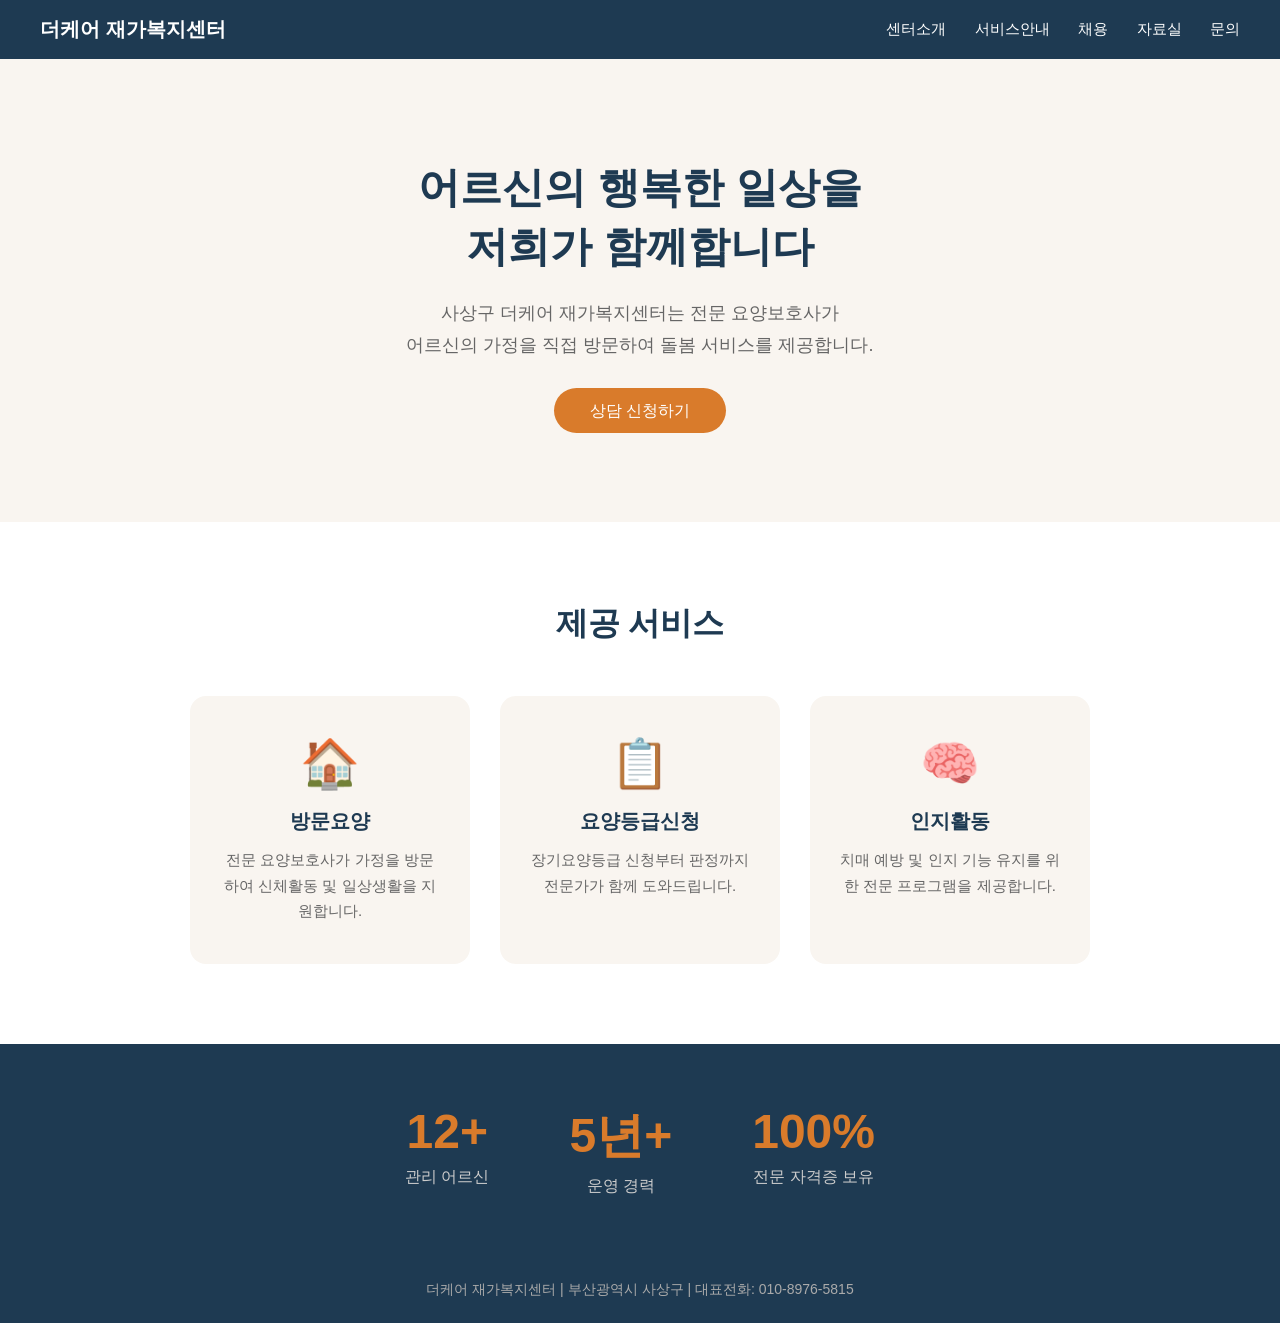
<file: index.html>
<!DOCTYPE html>
<html lang="ko">
<head>
  <meta charset="UTF-8">
  <meta name="google-site-verification" content="ym_sk8GDxyYwE0RYTPGi7OCL1Ayjl-8kFs1--JheJqI" />
  <title>더케어 재가복지센터</title>
  <!-- SEO 메타 태그 -->
  <meta name="description" content="부산 사상구 더케어 재가복지센터. 전문 요양보호사가 어르신의 가정을 직접 방문하여 방문요양, 요양등급신청, 인지활동 서비스를 제공합니다.">
  <meta name="keywords" content="재가복지센터, 방문요양, 요양보호사, 부산, 사상구, 장기요양, 노인돌봄">
  <meta name="author" content="더케어 재가복지센터">

  <!-- OG 태그 -->
  <meta property="og:type" content="website">
  <meta property="og:title" content="더케어 재가복지센터 | 부산 사상구 방문요양">
  <meta property="og:description" content="전문 요양보호사가 어르신의 가정을 직접 방문하여 돌봄 서비스를 제공합니다.">
  <meta property="og:url" content="https://더케어복지센터.com">

  <!-- 파비콘 -->
 <link rel="icon" href="https://cdn-icons-png.flaticon.com/512/1946/1946488.png" type="image/png">
  <link rel="stylesheet" href="style.css">
</head>
<body>

  <!-- 상단 헤더 -->
 <header id="main-header">
    <div class="logo">더케어 재가복지센터</div>
    <button class="hamburger" id="hamburger" onclick="toggleMenu()">☰</button>
    <nav id="main-nav">
      <a href="index.html">센터소개</a>
      <a href="service.html">서비스안내</a>
      <a href="recruit.html">채용</a>
      <a href="resource.html">자료실</a>
      <a href="contact.html">문의</a>
    </nav>
  </header>

  <!-- 히어로 섹션 -->
  <main>
    <section class="hero">
      <h1>어르신의 행복한 일상을<br>저희가 함께합니다</h1>
      <p>사상구 더케어 재가복지센터는 전문 요양보호사가<br>어르신의 가정을 직접 방문하여 돌봄 서비스를 제공합니다.</p>
      <a href="tel:010-9807-7575" class="btn">상담 신청하기</a>
    </section>

    <!-- 서비스 카드 섹션 -->
    <section class="services">
      <h2>제공 서비스</h2>
      <div class="card-wrap">
        <div class="card">
          <div class="card-icon">🏠</div>
          <h3>방문요양</h3>
          <p>전문 요양보호사가 가정을 방문하여 신체활동 및 일상생활을 지원합니다.</p>
        </div>
        <div class="card">
          <div class="card-icon">📋</div>
          <h3>요양등급신청</h3>
          <p>장기요양등급 신청부터 판정까지 전문가가 함께 도와드립니다.</p>
        </div>
        <div class="card">
          <div class="card-icon">🧠</div>
          <h3>인지활동</h3>
          <p>치매 예방 및 인지 기능 유지를 위한 전문 프로그램을 제공합니다.</p>
        </div>
      </div>
    </section>

    <!-- 신뢰 지표 섹션 -->
    <section class="stats">
      <div class="stat">
        <span class="stat-number">12+</span>
        <span class="stat-label">관리 어르신</span>
      </div>
      <div class="stat">
        <span class="stat-number">5년+</span>
        <span class="stat-label">운영 경력</span>
      </div>
      <div class="stat">
        <span class="stat-number">100%</span>
        <span class="stat-label">전문 자격증 보유</span>
      </div>
    </section>
  </main>

  <!-- 하단 푸터 -->
  <footer>
    <p>더케어 재가복지센터 | 부산광역시 사상구 | 대표전화: 010-8976-5815</p>
  </footer>
<script>
    // 스크롤 시 헤더 고정
    window.addEventListener('scroll', function() {
      var header = document.getElementById('main-header');
      if (window.scrollY > 50) {
        header.classList.add('scrolled');
      } else {
        header.classList.remove('scrolled');
      }
    });

    // 햄버거 메뉴
    function toggleMenu() {
      var nav = document.getElementById('main-nav');
      nav.classList.toggle('open');
    }
  </script>
</body>
</html>
</file>
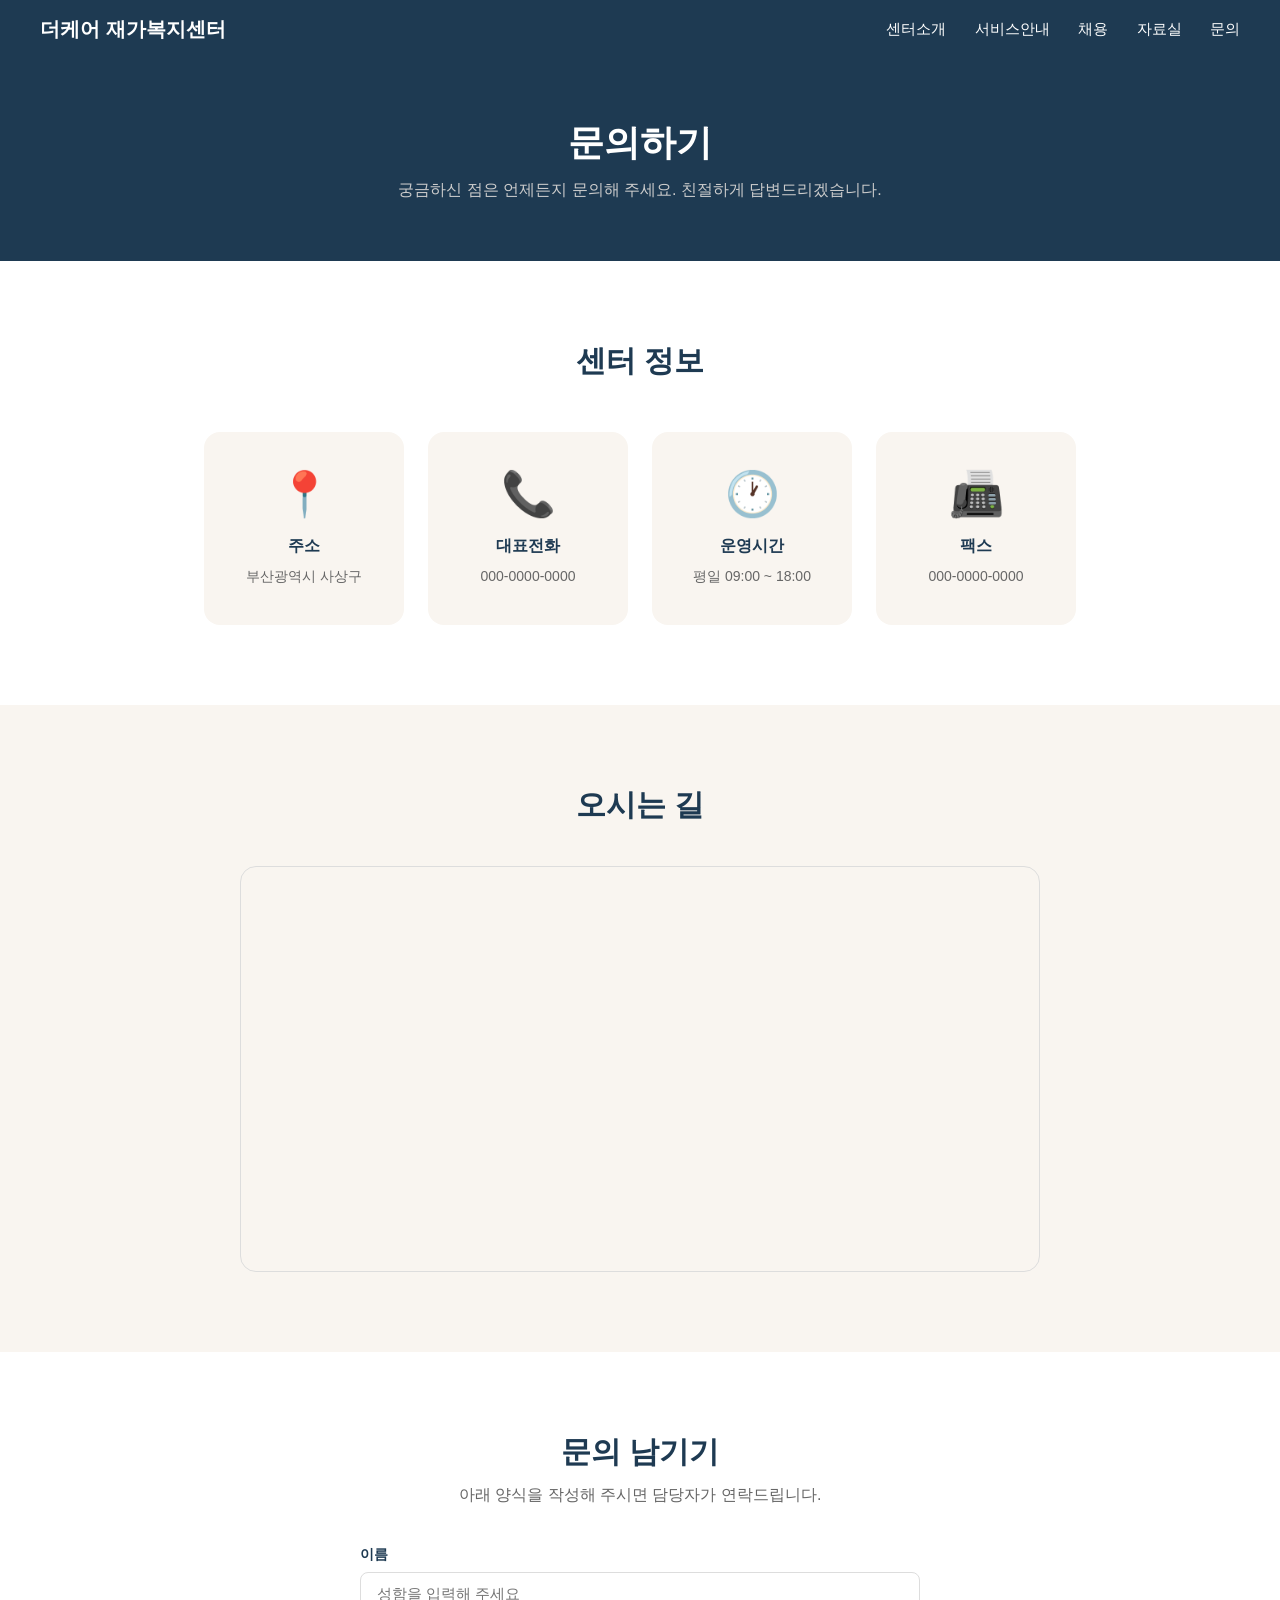
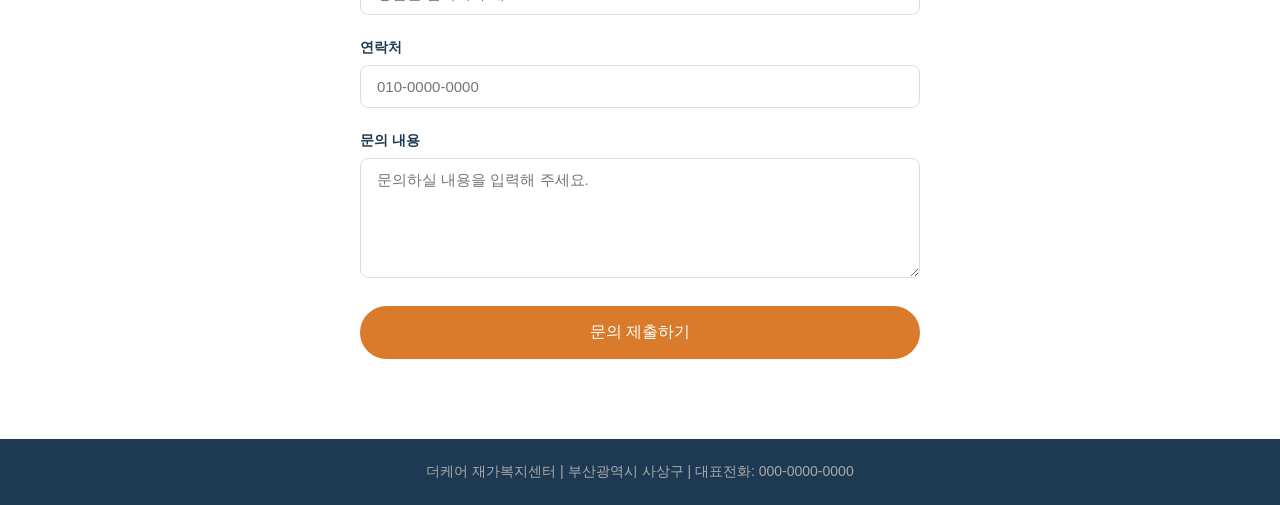
<file: contact.html>
<!DOCTYPE html>
<html lang="ko">
<head>
  <meta charset="UTF-8">
  <meta name="google-site-verification" content="">
  <title>문의 — 더케어 재가복지센터</title>
  <meta name="description" content="더케어 재가복지센터 문의. 부산광역시 사상구. 궁금하신 점은 언제든지 문의해 주세요.">
  <meta property="og:title" content="문의 | 더케어 재가복지센터">
  <meta property="og:description" content="더케어 재가복지센터에 문의해 주세요. 친절하게 답변드리겠습니다.">
  <link rel="icon" href="https://cdn-icons-png.flaticon.com/512/1946/1946488.png" type="image/png">
  <link rel="stylesheet" href="style.css">
</head>
<body>

  <header id="main-header">
    <div class="logo">더케어 재가복지센터</div>
    <button class="hamburger" id="hamburger" onclick="toggleMenu()">☰</button>
    <nav id="main-nav">
      <a href="index.html">센터소개</a>
      <a href="service.html">서비스안내</a>
      <a href="recruit.html">채용</a>
      <a href="resource.html">자료실</a>
      <a href="contact.html">문의</a>
    </nav>
  </header>

  <section class="page-hero">
    <h1>문의하기</h1>
    <p>궁금하신 점은 언제든지 문의해 주세요. 친절하게 답변드리겠습니다.</p>
  </section>

  <section class="contact-info-section">
    <h2>센터 정보</h2>
    <div class="contact-info-wrap">
      <div class="contact-info-card">
        <div class="contact-icon">📍</div>
        <h3>주소</h3>
        <p>부산광역시 사상구</p>
      </div>
      <div class="contact-info-card">
        <div class="contact-icon">📞</div>
        <h3>대표전화</h3>
        <p>000-0000-0000</p>
      </div>
      <div class="contact-info-card">
        <div class="contact-icon">🕐</div>
        <h3>운영시간</h3>
        <p>평일 09:00 ~ 18:00</p>
      </div>
      <div class="contact-info-card">
        <div class="contact-icon">📠</div>
        <h3>팩스</h3>
        <p>000-0000-0000</p>
      </div>
    </div>
  </section>

  <section class="map-section">
    <h2>오시는 길</h2>
    <div class="map-wrap">
      <iframe
        src="https://map.kakao.com/link/map/더케어재가복지센터,35.1499,128.9828/embed"
        width="100%"
        height="400"
        style="border:0;"
        allowfullscreen="">
      </iframe>
    </div>
  </section>

  <section class="form-section">
    <h2>문의 남기기</h2>
    <p class="section-desc">아래 양식을 작성해 주시면 담당자가 연락드립니다.</p>
    <form class="form-wrap" action="https://formspree.io/f/mvzjdbjk" method="POST">
      <div class="form-group">
        <label>이름</label>
        <input type="text" name="이름" placeholder="성함을 입력해 주세요">
      </div>
      <div class="form-group">
        <label>연락처</label>
        <input type="tel" name="연락처" placeholder="010-0000-0000">
      </div>
      <div class="form-group">
        <label>문의 내용</label>
        <textarea name="문의내용" placeholder="문의하실 내용을 입력해 주세요."></textarea>
      </div>
      <button type="submit" class="submit-btn">문의 제출하기</button>
    </form>
  </section>

  <footer>
    <p>더케어 재가복지센터 | 부산광역시 사상구 | 대표전화: 000-0000-0000</p>
  </footer>

  <script>
    window.addEventListener('scroll', function() {
      var header = document.getElementById('main-header');
      if (window.scrollY > 50) {
        header.classList.add('scrolled');
      } else {
        header.classList.remove('scrolled');
      }
    });

    function toggleMenu() {
      var nav = document.getElementById('main-nav');
      nav.classList.toggle('open');
    }
  </script>

</body>
</html>
</file>
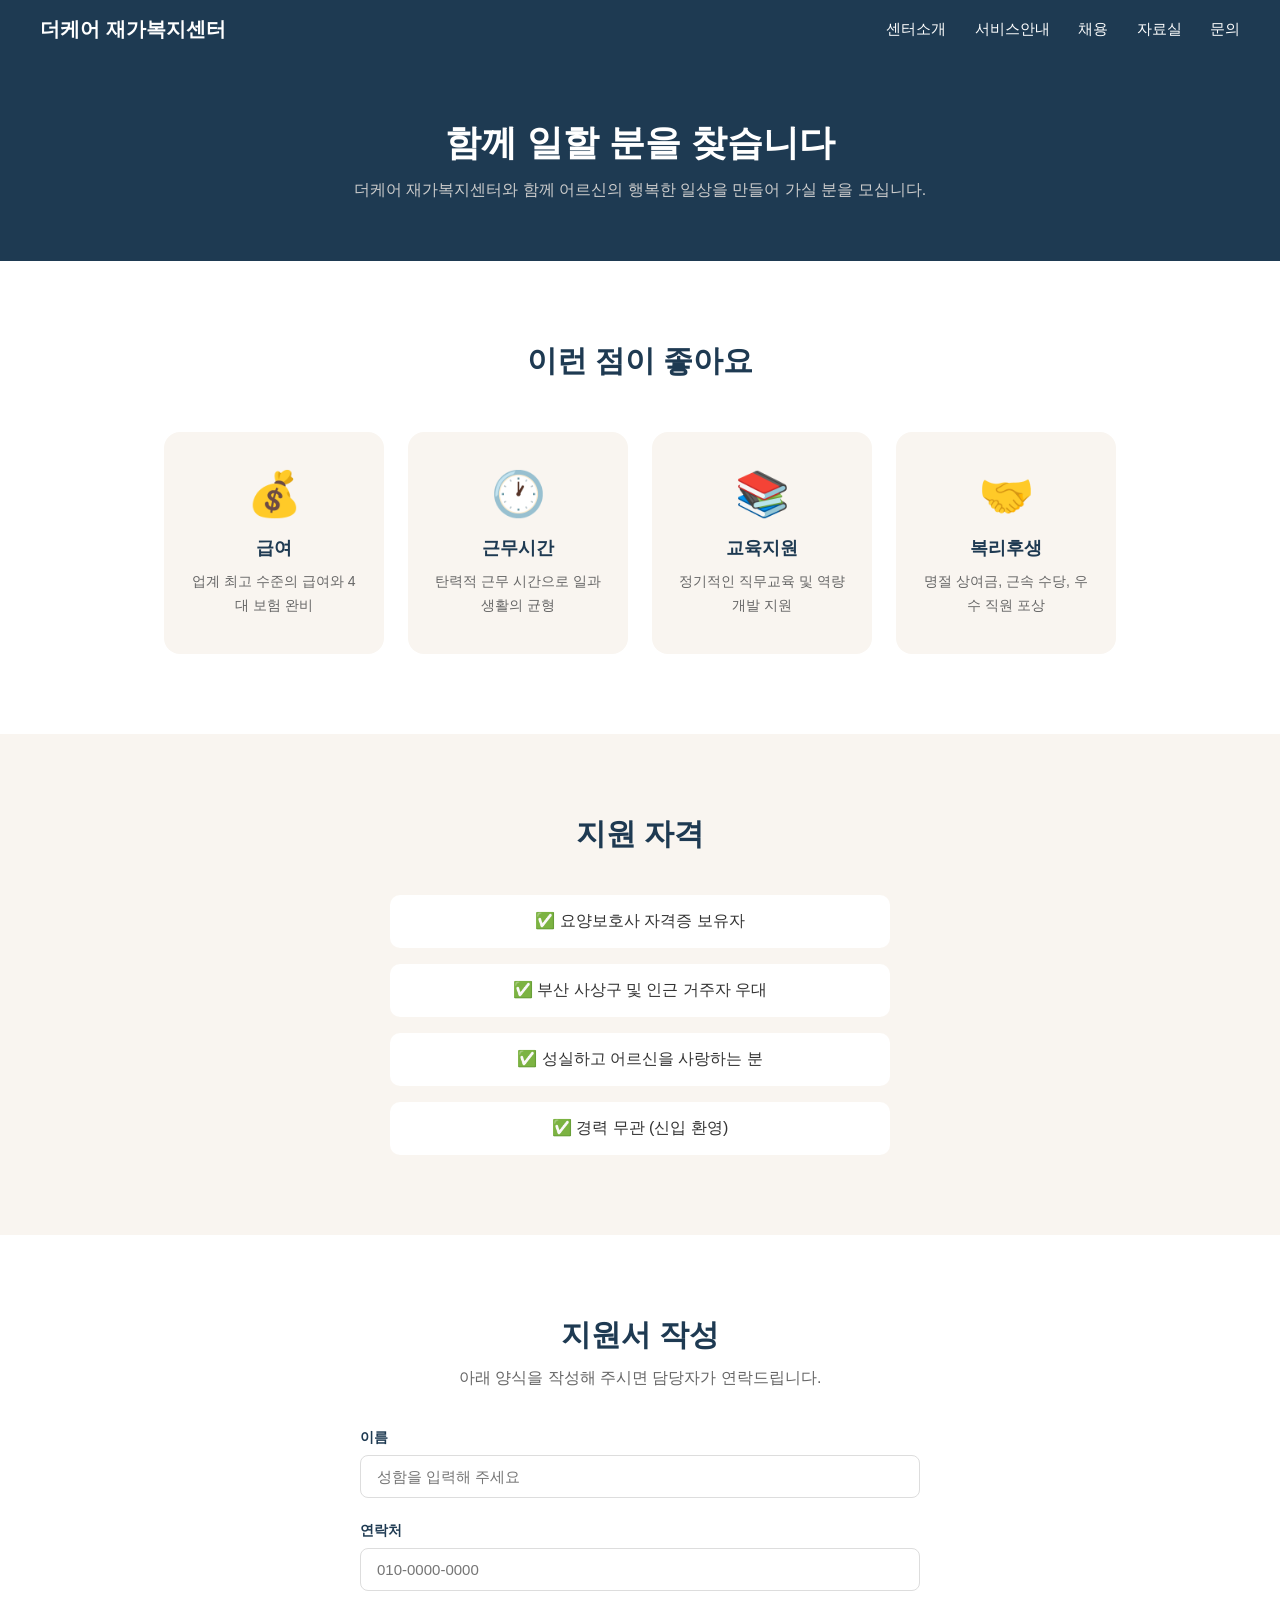
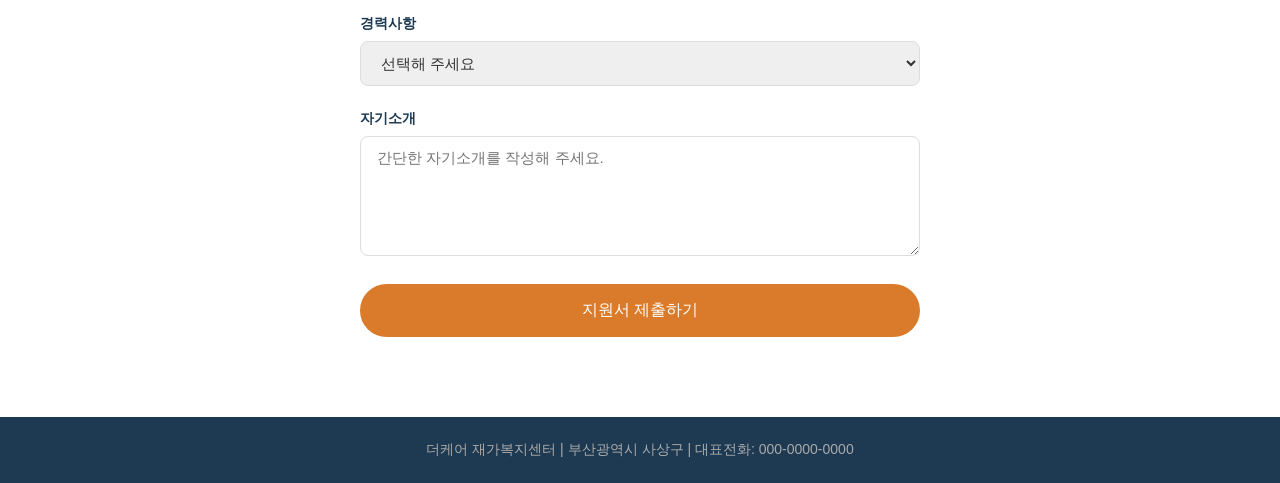
<file: recruit.html>
<!DOCTYPE html>
<html lang="ko">
<head>
  <meta charset="UTF-8">
  <title>채용 — 더케어 재가복지센터</title>
  <meta name="description" content="더케어 재가복지센터 채용. 요양보호사 자격증 보유자를 모집합니다.">
  <meta property="og:title" content="채용 | 더케어 재가복지센터">
  <meta property="og:description" content="함께 일할 요양보호사를 모집합니다.">
  <link rel="icon" href="https://cdn-icons-png.flaticon.com/512/1946/1946488.png" type="image/png">
  <link rel="stylesheet" href="style.css">
</head>
<body>

  <header id="main-header">
    <div class="logo">더케어 재가복지센터</div>
    <button class="hamburger" id="hamburger" onclick="toggleMenu()">☰</button>
    <nav id="main-nav">
      <a href="index.html">센터소개</a>
      <a href="service.html">서비스안내</a>
      <a href="recruit.html">채용</a>
      <a href="resource.html">자료실</a>
      <a href="contact.html">문의</a>
    </nav>
  </header>

  <section class="page-hero">
    <h1>함께 일할 분을 찾습니다</h1>
    <p>더케어 재가복지센터와 함께 어르신의 행복한 일상을 만들어 가실 분을 모십니다.</p>
  </section>

  <section class="work-section">
    <h2>이런 점이 좋아요</h2>
    <div class="work-wrap">
      <div class="work-card">
        <div class="work-icon">💰</div>
        <h3>급여</h3>
        <p>업계 최고 수준의 급여와 4대 보험 완비</p>
      </div>
      <div class="work-card">
        <div class="work-icon">🕐</div>
        <h3>근무시간</h3>
        <p>탄력적 근무 시간으로 일과 생활의 균형</p>
      </div>
      <div class="work-card">
        <div class="work-icon">📚</div>
        <h3>교육지원</h3>
        <p>정기적인 직무교육 및 역량 개발 지원</p>
      </div>
      <div class="work-card">
        <div class="work-icon">🤝</div>
        <h3>복리후생</h3>
        <p>명절 상여금, 근속 수당, 우수 직원 포상</p>
      </div>
    </div>
  </section>

  <section class="qualify-section">
    <h2>지원 자격</h2>
    <div class="qualify-wrap">
      <div class="qualify-item">✅ 요양보호사 자격증 보유자</div>
      <div class="qualify-item">✅ 부산 사상구 및 인근 거주자 우대</div>
      <div class="qualify-item">✅ 성실하고 어르신을 사랑하는 분</div>
      <div class="qualify-item">✅ 경력 무관 (신입 환영)</div>
    </div>
  </section>

  <section class="form-section">
    <h2>지원서 작성</h2>
    <p class="section-desc">아래 양식을 작성해 주시면 담당자가 연락드립니다.</p>
    <form class="form-wrap" action="https://formspree.io/f/mvzjdbjk" method="POST">
      <div class="form-group">
        <label>이름</label>
        <input type="text" name="이름" placeholder="성함을 입력해 주세요">
      </div>
      <div class="form-group">
        <label>연락처</label>
        <input type="tel" name="연락처" placeholder="010-0000-0000">
      </div>
      <div class="form-group">
        <label>경력사항</label>
        <select name="경력사항">
          <option value="">선택해 주세요</option>
          <option value="신입">신입 (경력 없음)</option>
          <option value="1년미만">1년 미만</option>
          <option value="1-3년">1년 ~ 3년</option>
          <option value="3년이상">3년 이상</option>
        </select>
      </div>
      <div class="form-group">
        <label>자기소개</label>
        <textarea name="자기소개" placeholder="간단한 자기소개를 작성해 주세요."></textarea>
      </div>
      <button type="submit" class="submit-btn">지원서 제출하기</button>
    </form>
  </section>

  <footer>
    <p>더케어 재가복지센터 | 부산광역시 사상구 | 대표전화: 000-0000-0000</p>
  </footer>

  <script>
    window.addEventListener('scroll', function() {
      var header = document.getElementById('main-header');
      if (window.scrollY > 50) {
        header.classList.add('scrolled');
      } else {
        header.classList.remove('scrolled');
      }
    });

    function toggleMenu() {
      var nav = document.getElementById('main-nav');
      nav.classList.toggle('open');
    }
  </script>

</body>
</html>
</file>
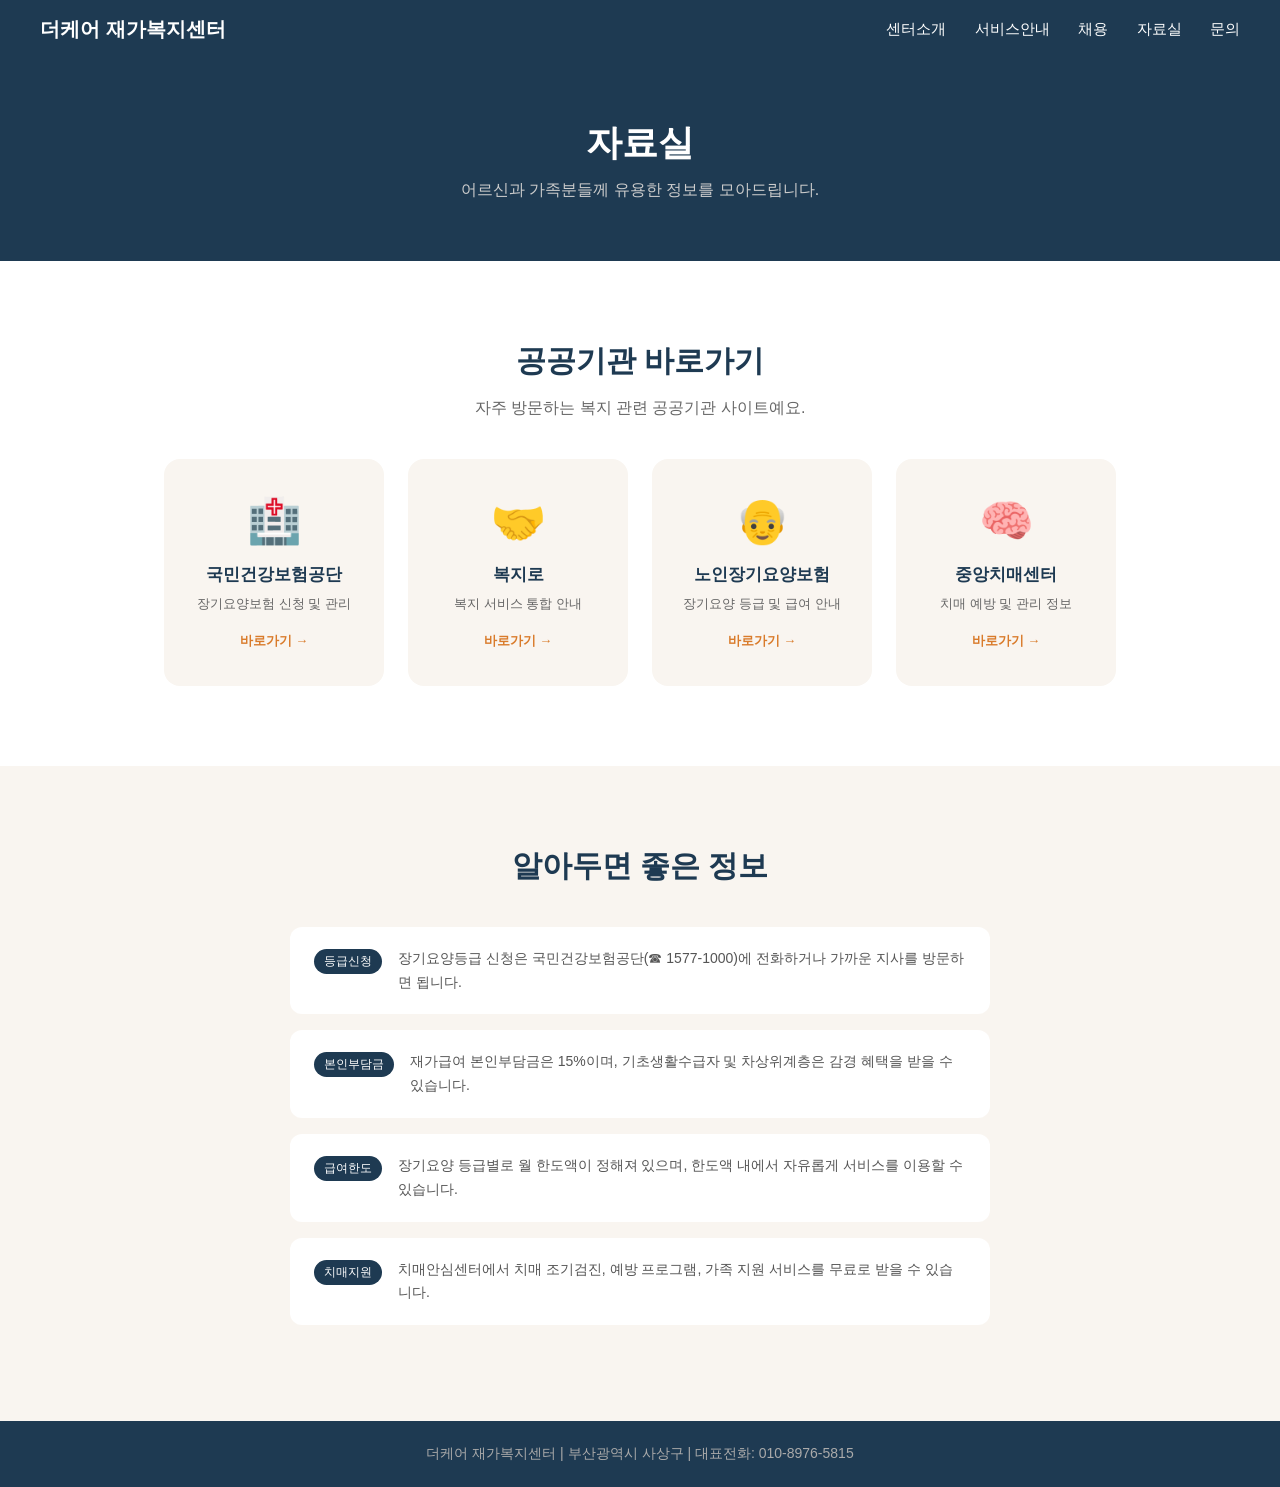
<file: resource.html>
<!DOCTYPE html>
<html lang="ko">
<head>
  <meta charset="UTF-8">
  <title>자료실 — 더케어 재가복지센터</title>
  <meta name="description" content="더케어 재가복지센터 자료실. 국민건강보험공단, 복지로 등 유용한 복지 관련 사이트와 정보를 모아드립니다.">
  <meta property="og:title" content="자료실 | 더케어 재가복지센터">
  <meta property="og:description" content="어르신과 가족분들께 유용한 복지 정보를 모아드립니다.">
  <link rel="icon" href="data:image/svg+xml,<svg xmlns='http://www.w3.org/2000/svg' viewBox='0 0 100 100'><text y='.9em' font-size='90'>🏠</text></svg>">
  <link rel="stylesheet" href="style.css">
</head>
<body>

  <!-- 상단 헤더 -->
 <header id="main-header">
  <div class="logo">더케어 재가복지센터</div>
  <button class="hamburger" id="hamburger" onclick="toggleMenu()">☰</button>
  <nav id="main-nav">
      <a href="index.html">센터소개</a>
      <a href="service.html">서비스안내</a>
      <a href="recruit.html">채용</a>
      <a href="resource.html">자료실</a>
      <a href="contact.html">문의</a>
    </nav>
  </header>

  <!-- 페이지 제목 -->
  <section class="page-hero">
    <h1>자료실</h1>
    <p>어르신과 가족분들께 유용한 정보를 모아드립니다.</p>
  </section>

  <!-- 공공기관 링크 -->
  <section class="resource-section">
    <h2>공공기관 바로가기</h2>
    <p class="section-desc">자주 방문하는 복지 관련 공공기관 사이트예요.</p>
    <div class="resource-wrap">
      <a href="https://www.nhis.or.kr" target="_blank" class="resource-card">
        <div class="resource-icon">🏥</div>
        <h3>국민건강보험공단</h3>
        <p>장기요양보험 신청 및 관리</p>
        <span class="resource-link">바로가기 →</span>
      </a>
      <a href="https://www.welfarero.or.kr" target="_blank" class="resource-card">
        <div class="resource-icon">🤝</div>
        <h3>복지로</h3>
        <p>복지 서비스 통합 안내</p>
        <span class="resource-link">바로가기 →</span>
      </a>
      <a href="https://www.longtermcare.or.kr" target="_blank" class="resource-card">
        <div class="resource-icon">👴</div>
        <h3>노인장기요양보험</h3>
        <p>장기요양 등급 및 급여 안내</p>
        <span class="resource-link">바로가기 →</span>
      </a>
      <a href="https://www.nid.or.kr" target="_blank" class="resource-card">
        <div class="resource-icon">🧠</div>
        <h3>중앙치매센터</h3>
        <p>치매 예방 및 관리 정보</p>
        <span class="resource-link">바로가기 →</span>
      </a>
    </div>
  </section>

  <!-- 유용한 정보 -->
  <section class="info-section">
    <h2>알아두면 좋은 정보</h2>
    <div class="info-wrap">
      <div class="info-item">
        <span class="info-tag">등급신청</span>
        <p>장기요양등급 신청은 국민건강보험공단(☎ 1577-1000)에 전화하거나 가까운 지사를 방문하면 됩니다.</p>
      </div>
      <div class="info-item">
        <span class="info-tag">본인부담금</span>
        <p>재가급여 본인부담금은 15%이며, 기초생활수급자 및 차상위계층은 감경 혜택을 받을 수 있습니다.</p>
      </div>
      <div class="info-item">
        <span class="info-tag">급여한도</span>
        <p>장기요양 등급별로 월 한도액이 정해져 있으며, 한도액 내에서 자유롭게 서비스를 이용할 수 있습니다.</p>
      </div>
      <div class="info-item">
        <span class="info-tag">치매지원</span>
        <p>치매안심센터에서 치매 조기검진, 예방 프로그램, 가족 지원 서비스를 무료로 받을 수 있습니다.</p>
      </div>
    </div>
  </section>

  <!-- 하단 푸터 -->
  <footer>
    <p>더케어 재가복지센터 | 부산광역시 사상구 | 대표전화: 010-8976-5815</p>
  </footer>
<script>
    window.addEventListener('scroll', function() {
      var header = document.getElementById('main-header');
      if (window.scrollY > 50) {
        header.classList.add('scrolled');
      } else {
        header.classList.remove('scrolled');
      }
    });

    function toggleMenu() {
      var nav = document.getElementById('main-nav');
      nav.classList.toggle('open');
    }
  </script>
</body>
</html>
</file>
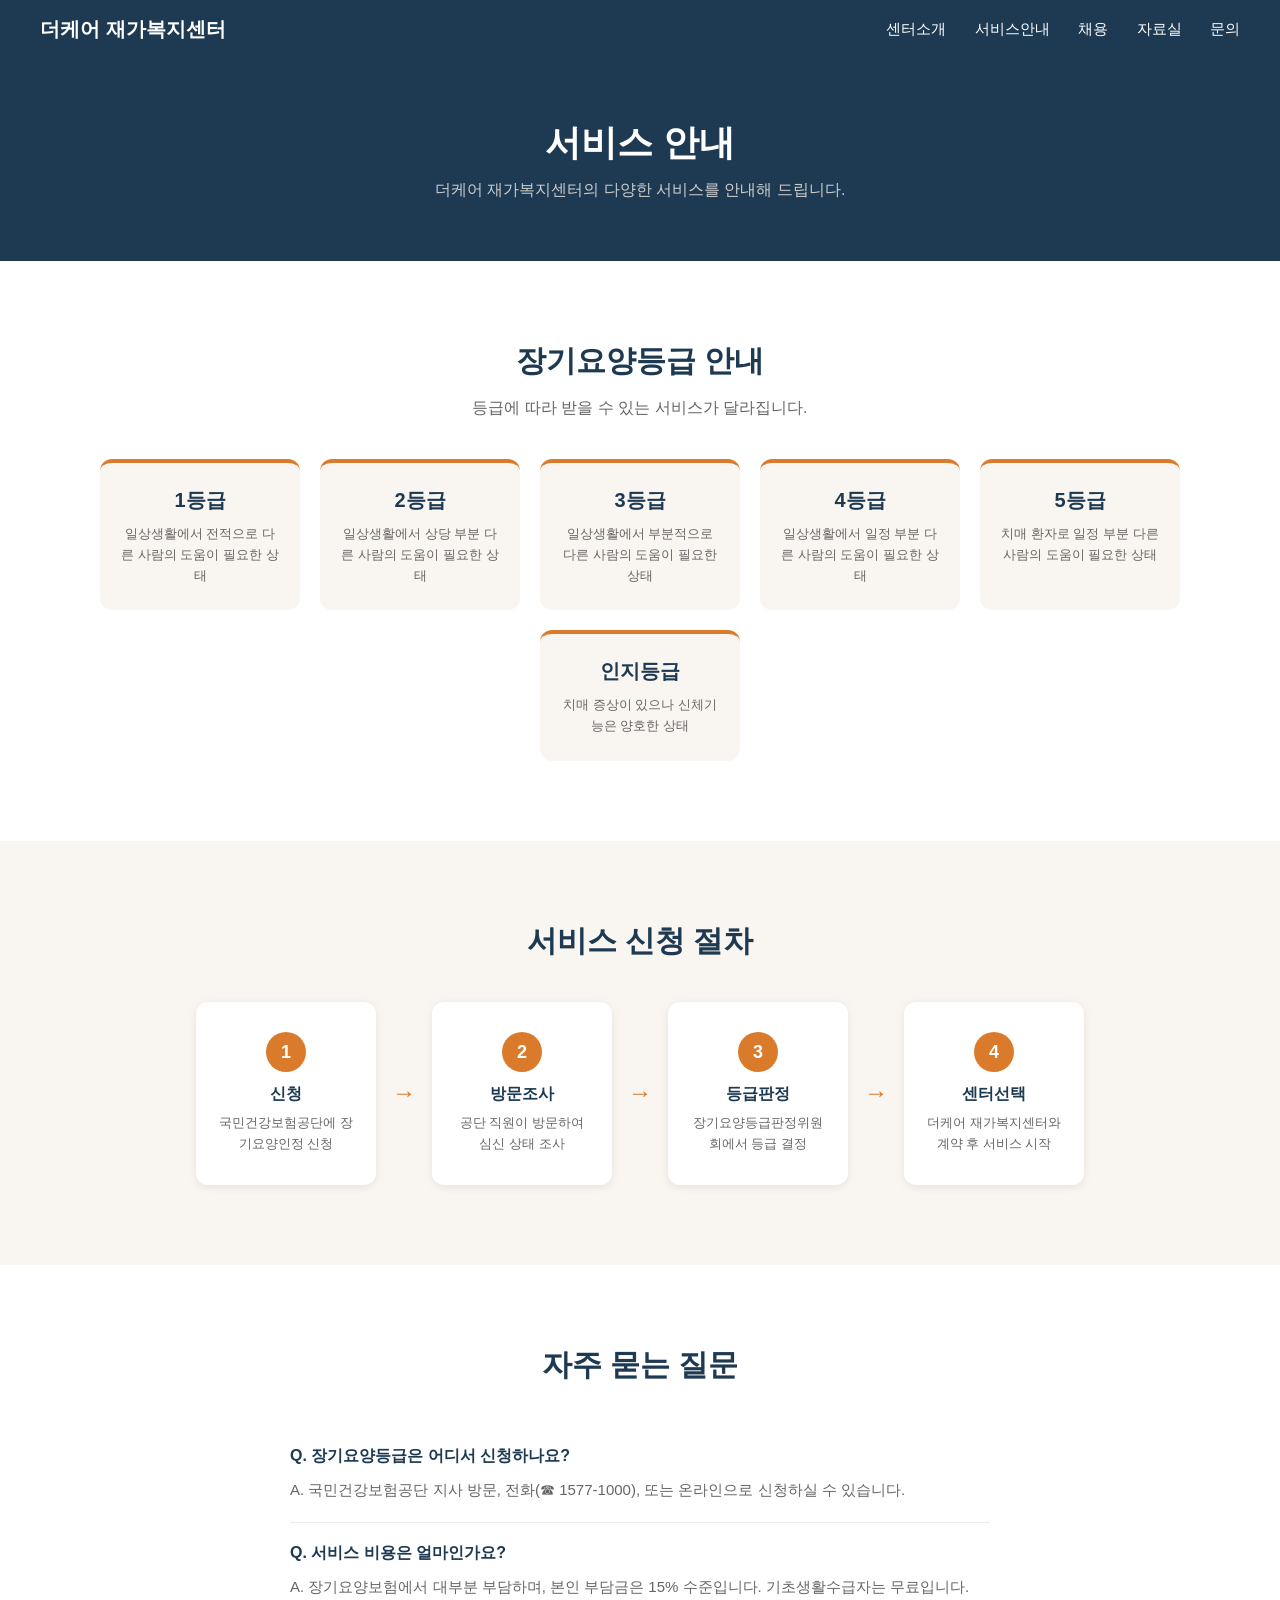
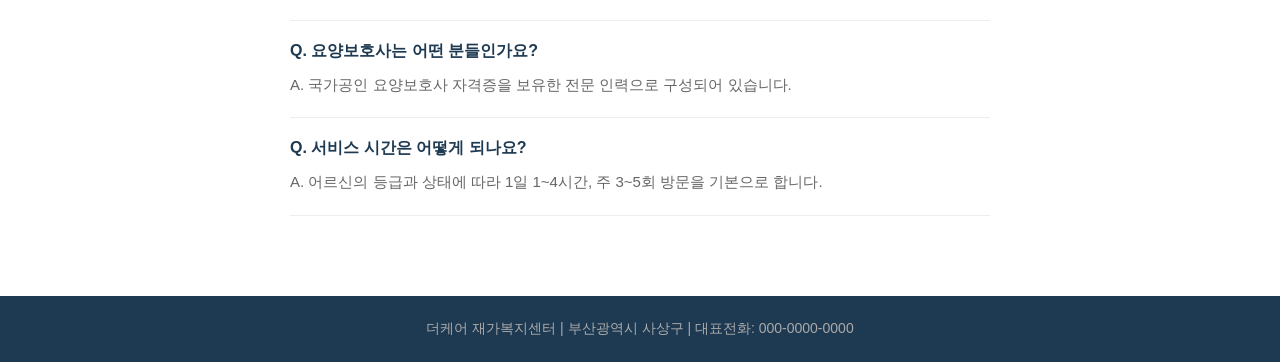
<file: service.html>
<!DOCTYPE html>
<html lang="ko">
<head>
  <meta charset="UTF-8">
  <title>서비스 안내 — 더케어 재가복지센터</title>
 <meta name="description" content="더케어 재가복지센터 서비스 안내. 장기요양등급 1~5등급 설명, 서비스 신청 절차, 자주 묻는 질문을 안내해 드립니다.">
  <meta property="og:title" content="서비스 안내 | 더케어 재가복지센터">
  <meta property="og:description" content="장기요양등급 신청부터 서비스 이용까지 자세히 안내해 드립니다.">
  <link rel="icon" href="data:image/svg+xml,<svg xmlns='http://www.w3.org/2000/svg' viewBox='0 0 100 100'><text y='.9em' font-size='90'>🏠</text></svg>"> 
  <link rel="stylesheet" href="style.css">
</head>
<body>

  <!-- 상단 헤더 -->
 <header id="main-header">
  <div class="logo">더케어 재가복지센터</div>
  <button class="hamburger" id="hamburger" onclick="toggleMenu()">☰</button>
  <nav id="main-nav">
      <a href="index.html">센터소개</a>
      <a href="service.html">서비스안내</a>
      <a href="recruit.html">채용</a>
      <a href="resource.html">자료실</a> 
      <a href="contact.html">문의</a>
    </nav>
  </header>

  <!-- 페이지 제목 -->
  <section class="page-hero">
    <h1>서비스 안내</h1>
    <p>더케어 재가복지센터의 다양한 서비스를 안내해 드립니다.</p>
  </section>

  <!-- 장기요양등급 안내 -->
  <section class="grade-section">
    <h2>장기요양등급 안내</h2>
    <p class="section-desc">등급에 따라 받을 수 있는 서비스가 달라집니다.</p>
    <div class="grade-wrap">
      <div class="grade-card">
        <span class="grade-num">1등급</span>
        <p>일상생활에서 전적으로 다른 사람의 도움이 필요한 상태</p>
      </div>
      <div class="grade-card">
        <span class="grade-num">2등급</span>
        <p>일상생활에서 상당 부분 다른 사람의 도움이 필요한 상태</p>
      </div>
      <div class="grade-card">
        <span class="grade-num">3등급</span>
        <p>일상생활에서 부분적으로 다른 사람의 도움이 필요한 상태</p>
      </div>
      <div class="grade-card">
        <span class="grade-num">4등급</span>
        <p>일상생활에서 일정 부분 다른 사람의 도움이 필요한 상태</p>
      </div>
      <div class="grade-card">
        <span class="grade-num">5등급</span>
        <p>치매 환자로 일정 부분 다른 사람의 도움이 필요한 상태</p>
      </div>
      <div class="grade-card">
        <span class="grade-num">인지등급</span>
        <p>치매 증상이 있으나 신체기능은 양호한 상태</p>
      </div>
    </div>
  </section>

  <!-- 신청 절차 -->
  <section class="process-section">
    <h2>서비스 신청 절차</h2>
    <div class="process-wrap">
      <div class="process-step">
        <span class="step-num">1</span>
        <h3>신청</h3>
        <p>국민건강보험공단에 장기요양인정 신청</p>
      </div>
      <div class="process-arrow">→</div>
      <div class="process-step">
        <span class="step-num">2</span>
        <h3>방문조사</h3>
        <p>공단 직원이 방문하여 심신 상태 조사</p>
      </div>
      <div class="process-arrow">→</div>
      <div class="process-step">
        <span class="step-num">3</span>
        <h3>등급판정</h3>
        <p>장기요양등급판정위원회에서 등급 결정</p>
      </div>
      <div class="process-arrow">→</div>
      <div class="process-step">
        <span class="step-num">4</span>
        <h3>센터선택</h3>
        <p>더케어 재가복지센터와 계약 후 서비스 시작</p>
      </div>
    </div>
  </section>

  <!-- FAQ -->
  <section class="faq-section">
    <h2>자주 묻는 질문</h2>
    <div class="faq-wrap">
      <div class="faq-item">
        <div class="faq-q">Q. 장기요양등급은 어디서 신청하나요?</div>
        <div class="faq-a">A. 국민건강보험공단 지사 방문, 전화(☎ 1577-1000), 또는 온라인으로 신청하실 수 있습니다.</div>
      </div>
      <div class="faq-item">
        <div class="faq-q">Q. 서비스 비용은 얼마인가요?</div>
        <div class="faq-a">A. 장기요양보험에서 대부분 부담하며, 본인 부담금은 15% 수준입니다. 기초생활수급자는 무료입니다.</div>
      </div>
      <div class="faq-item">
        <div class="faq-q">Q. 요양보호사는 어떤 분들인가요?</div>
        <div class="faq-a">A. 국가공인 요양보호사 자격증을 보유한 전문 인력으로 구성되어 있습니다.</div>
      </div>
      <div class="faq-item">
        <div class="faq-q">Q. 서비스 시간은 어떻게 되나요?</div>
        <div class="faq-a">A. 어르신의 등급과 상태에 따라 1일 1~4시간, 주 3~5회 방문을 기본으로 합니다.</div>
      </div>
    </div>
  </section>

  <!-- 하단 푸터 -->
  <footer>
    <p>더케어 재가복지센터 | 부산광역시 사상구 | 대표전화: 000-0000-0000</p>
  </footer>
<script>
    window.addEventListener('scroll', function() {
      var header = document.getElementById('main-header');
      if (window.scrollY > 50) {
        header.classList.add('scrolled');
      } else {
        header.classList.remove('scrolled');
      }
    });

    function toggleMenu() {
      var nav = document.getElementById('main-nav');
      nav.classList.toggle('open');
    }
  </script>
</body>
</html>
</file>
<file: style.css>
/* 기본 설정 */
* {
  margin: 0;
  padding: 0;
  box-sizing: border-box;
}

body {
  font-family: '맑은 고딕', sans-serif;
  color: #333;
}

/* 상단 헤더 */
header {
  background-color: #1E3A52;
  padding: 16px 40px;
  display: flex;
  justify-content: space-between;
  align-items: center;
}

.logo {
  color: white;
  font-size: 20px;
  font-weight: bold;
}

nav a {
  color: white;
  text-decoration: none;
  margin-left: 24px;
  font-size: 15px;
}

nav a:hover {
  color: #D97B2B;
}

/* 히어로 섹션 */
.hero {
  background-color: #f9f5f0;
  text-align: center;
  padding: 100px 20px;
}

.hero h1 {
  font-size: 42px;
  color: #1E3A52;
  line-height: 1.4;
  margin-bottom: 20px;
}

.hero p {
  font-size: 18px;
  color: #666;
  line-height: 1.8;
  margin-bottom: 40px;
}

.btn {
  background-color: #D97B2B;
  color: white;
  padding: 14px 36px;
  border-radius: 30px;
  text-decoration: none;
  font-size: 16px;
}

.btn:hover {
  background-color: #b8621e;
}

/* 하단 푸터 */
footer {
  background-color: #1E3A52;
  color: #aaa;
  text-align: center;
  padding: 24px;
  font-size: 14px;
}

/* 서비스 카드 섹션 */
.services {
  padding: 80px 40px;
  text-align: center;
  background-color: #fff;
}

.services h2 {
  font-size: 32px;
  color: #1E3A52;
  margin-bottom: 50px;
}

.card-wrap {
  display: flex;
  justify-content: center;
  gap: 30px;
  flex-wrap: wrap;
}

.card {
  background-color: #f9f5f0;
  border-radius: 16px;
  padding: 40px 30px;
  width: 280px;
  transition: transform 0.2s;
}

.card:hover {
  transform: translateY(-6px);
}

.card-icon {
  font-size: 48px;
  margin-bottom: 16px;
}

.card h3 {
  font-size: 20px;
  color: #1E3A52;
  margin-bottom: 12px;
}

.card p {
  font-size: 15px;
  color: #666;
  line-height: 1.7;
}

/* 신뢰 지표 섹션 */
.stats {
  background-color: #1E3A52;
  padding: 60px 40px;
  display: flex;
  justify-content: center;
  gap: 80px;
  flex-wrap: wrap;
}

.stat {
  text-align: center;
  color: white;
}

.stat-number {
  display: block;
  font-size: 48px;
  font-weight: bold;
  color: #D97B2B;
  margin-bottom: 8px;
}

.stat-label {
  font-size: 16px;
  color: #ccc;
}

/* 모바일 반응형 */
@media (max-width: 768px) {
  header {
    flex-direction: column;
    gap: 16px;
    text-align: center;
  }

  nav a {
    margin-left: 12px;
    font-size: 13px;
  }

  .hero h1 {
    font-size: 28px;
  }

  .card-wrap {
    flex-direction: column;
    align-items: center;
  }

  .stats {
    gap: 40px;
  }
}

/* 페이지 히어로 */
.page-hero {
  background-color: #1E3A52;
  color: white;
  text-align: center;
  padding: 60px 20px;
}

.page-hero h1 {
  font-size: 36px;
  margin-bottom: 12px;
}

.page-hero p {
  font-size: 16px;
  color: #ccc;
}

/* 공통 섹션 */
.grade-section,
.process-section,
.faq-section {
  padding: 80px 40px;
  text-align: center;
}

.grade-section { background-color: #fff; }
.process-section { background-color: #f9f5f0; }
.faq-section { background-color: #fff; }

.grade-section h2,
.process-section h2,
.faq-section h2 {
  font-size: 30px;
  color: #1E3A52;
  margin-bottom: 16px;
}

.section-desc {
  color: #666;
  margin-bottom: 40px;
  font-size: 16px;
}

/* 등급 카드 */
.grade-wrap {
  display: flex;
  flex-wrap: wrap;
  justify-content: center;
  gap: 20px;
  margin-top: 40px;
}

.grade-card {
  background-color: #f9f5f0;
  border-radius: 12px;
  padding: 24px 20px;
  width: 200px;
  border-top: 4px solid #D97B2B;
}

.grade-num {
  display: block;
  font-size: 20px;
  font-weight: bold;
  color: #1E3A52;
  margin-bottom: 10px;
}

.grade-card p {
  font-size: 13px;
  color: #666;
  line-height: 1.6;
}

/* 신청 절차 */
.process-wrap {
  display: flex;
  justify-content: center;
  align-items: center;
  flex-wrap: wrap;
  gap: 16px;
  margin-top: 40px;
}

.process-step {
  background-color: #fff;
  border-radius: 12px;
  padding: 30px 20px;
  width: 180px;
  box-shadow: 0 2px 8px rgba(0,0,0,0.08);
}

.step-num {
  display: block;
  width: 40px;
  height: 40px;
  background-color: #D97B2B;
  color: white;
  border-radius: 50%;
  font-size: 18px;
  font-weight: bold;
  line-height: 40px;
  margin: 0 auto 12px;
}

.process-step h3 {
  font-size: 16px;
  color: #1E3A52;
  margin-bottom: 8px;
}

.process-step p {
  font-size: 13px;
  color: #666;
  line-height: 1.6;
}

.process-arrow {
  font-size: 24px;
  color: #D97B2B;
  font-weight: bold;
}

/* FAQ */
.faq-wrap {
  max-width: 700px;
  margin: 40px auto 0;
  text-align: left;
}

.faq-item {
  border-bottom: 1px solid #eee;
  padding: 20px 0;
}

.faq-q {
  font-size: 16px;
  font-weight: bold;
  color: #1E3A52;
  margin-bottom: 10px;
}

.faq-a {
  font-size: 15px;
  color: #666;
  line-height: 1.7;
}

/* 근무환경 섹션 */
.work-section {
  padding: 80px 40px;
  text-align: center;
  background-color: #fff;
}

.work-section h2 {
  font-size: 30px;
  color: #1E3A52;
  margin-bottom: 50px;
}

.work-wrap {
  display: flex;
  justify-content: center;
  gap: 24px;
  flex-wrap: wrap;
}

.work-card {
  background-color: #f9f5f0;
  border-radius: 16px;
  padding: 36px 24px;
  width: 220px;
  transition: transform 0.2s;
}

.work-card:hover {
  transform: translateY(-6px);
}

.work-icon {
  font-size: 44px;
  margin-bottom: 16px;
}

.work-card h3 {
  font-size: 18px;
  color: #1E3A52;
  margin-bottom: 10px;
}

.work-card p {
  font-size: 14px;
  color: #666;
  line-height: 1.7;
}

/* 지원 자격 섹션 */
.qualify-section {
  padding: 80px 40px;
  text-align: center;
  background-color: #f9f5f0;
}

.qualify-section h2 {
  font-size: 30px;
  color: #1E3A52;
  margin-bottom: 40px;
}

.qualify-wrap {
  display: flex;
  flex-direction: column;
  align-items: center;
  gap: 16px;
}

.qualify-item {
  background-color: #fff;
  border-radius: 10px;
  padding: 16px 40px;
  font-size: 16px;
  color: #333;
  width: 100%;
  max-width: 500px;
}

/* 지원서 폼 섹션 */
.form-section {
  padding: 80px 40px;
  text-align: center;
  background-color: #fff;
}

.form-section h2 {
  font-size: 30px;
  color: #1E3A52;
  margin-bottom: 12px;
}

.form-wrap {
  max-width: 560px;
  margin: 40px auto 0;
  text-align: left;
}

.form-group {
  margin-bottom: 24px;
}

.form-group label {
  display: block;
  font-size: 14px;
  font-weight: bold;
  color: #1E3A52;
  margin-bottom: 8px;
}

.form-group input,
.form-group select,
.form-group textarea {
  width: 100%;
  padding: 12px 16px;
  border: 1px solid #ddd;
  border-radius: 8px;
  font-size: 15px;
  font-family: '맑은 고딕', sans-serif;
  color: #333;
}

.form-group textarea {
  height: 120px;
  resize: vertical;
}

.form-group input:focus,
.form-group select:focus,
.form-group textarea:focus {
  outline: none;
  border-color: #D97B2B;
}

.submit-btn {
  width: 100%;
  padding: 16px;
  background-color: #D97B2B;
  color: white;
  border: none;
  border-radius: 30px;
  font-size: 16px;
  font-family: '맑은 고딕', sans-serif;
  cursor: pointer;
  transition: background-color 0.2s;
}

.submit-btn:hover {
  background-color: #b8621e;
}
/* 자료실 섹션 */
.resource-section {
  padding: 80px 40px;
  text-align: center;
  background-color: #fff;
}

.resource-section h2 {
  font-size: 30px;
  color: #1E3A52;
  margin-bottom: 16px;
}

.resource-wrap {
  display: flex;
  justify-content: center;
  gap: 24px;
  flex-wrap: wrap;
  margin-top: 40px;
}

.resource-card {
  background-color: #f9f5f0;
  border-radius: 16px;
  padding: 36px 24px;
  width: 220px;
  text-decoration: none;
  color: #333;
  transition: transform 0.2s;
  display: block;
}

.resource-card:hover {
  transform: translateY(-6px);
}

.resource-icon {
  font-size: 44px;
  margin-bottom: 16px;
}

.resource-card h3 {
  font-size: 17px;
  color: #1E3A52;
  margin-bottom: 8px;
}

.resource-card p {
  font-size: 13px;
  color: #666;
  line-height: 1.6;
  margin-bottom: 16px;
}

.resource-link {
  font-size: 13px;
  color: #D97B2B;
  font-weight: bold;
}

/* 유용한 정보 섹션 */
.info-section {
  padding: 80px 40px;
  text-align: center;
  background-color: #f9f5f0;
}

.info-section h2 {
  font-size: 30px;
  color: #1E3A52;
  margin-bottom: 40px;
}

.info-wrap {
  max-width: 700px;
  margin: 0 auto;
  text-align: left;
}

.info-item {
  background-color: #fff;
  border-radius: 12px;
  padding: 20px 24px;
  margin-bottom: 16px;
  display: flex;
  align-items: flex-start;
  gap: 16px;
}

.info-tag {
  background-color: #1E3A52;
  color: white;
  font-size: 12px;
  padding: 4px 10px;
  border-radius: 20px;
  white-space: nowrap;
  margin-top: 2px;
}

.info-item p {
  font-size: 14px;
  color: #555;
  line-height: 1.7;
}
/* 문의 정보 섹션 */
.contact-info-section {
  padding: 80px 40px;
  text-align: center;
  background-color: #fff;
}

.contact-info-section h2 {
  font-size: 30px;
  color: #1E3A52;
  margin-bottom: 50px;
}

.contact-info-wrap {
  display: flex;
  justify-content: center;
  gap: 24px;
  flex-wrap: wrap;
}

.contact-info-card {
  background-color: #f9f5f0;
  border-radius: 16px;
  padding: 36px 24px;
  width: 200px;
  text-align: center;
}

.contact-icon {
  font-size: 44px;
  margin-bottom: 16px;
}

.contact-info-card h3 {
  font-size: 16px;
  color: #1E3A52;
  margin-bottom: 8px;
}

.contact-info-card p {
  font-size: 14px;
  color: #666;
  line-height: 1.7;
}

/* 지도 섹션 */
.map-section {
  padding: 80px 40px;
  text-align: center;
  background-color: #f9f5f0;
}

.map-section h2 {
  font-size: 30px;
  color: #1E3A52;
  margin-bottom: 40px;
}

.map-wrap {
  max-width: 800px;
  margin: 0 auto;
  border-radius: 16px;
  overflow: hidden;
  border: 1px solid #ddd;
}
/* 헤더 고정 스타일 */
#main-header {
  position: sticky;
  top: 0;
  z-index: 1000;
  transition: box-shadow 0.3s;
}

#main-header.scrolled {
  box-shadow: 0 2px 12px rgba(0,0,0,0.15);
}

/* 햄버거 버튼 */
.hamburger {
  display: none;
  background: none;
  border: none;
  color: white;
  font-size: 28px;
  cursor: pointer;
}

/* 모바일에서 햄버거 메뉴 표시 */
@media (max-width: 768px) {
  .hamburger {
    display: block;
  }

  #main-nav {
    display: none;
    position: absolute;
    top: 60px;
    left: 0;
    width: 100%;
    background-color: #1E3A52;
    padding: 16px 0;
    text-align: center;
  }

  #main-nav.open {
    display: block;
  }

  #main-nav a {
    display: block;
    padding: 12px 0;
    margin: 0;
    border-bottom: 1px solid rgba(255,255,255,0.1);
  }
}
</file>
